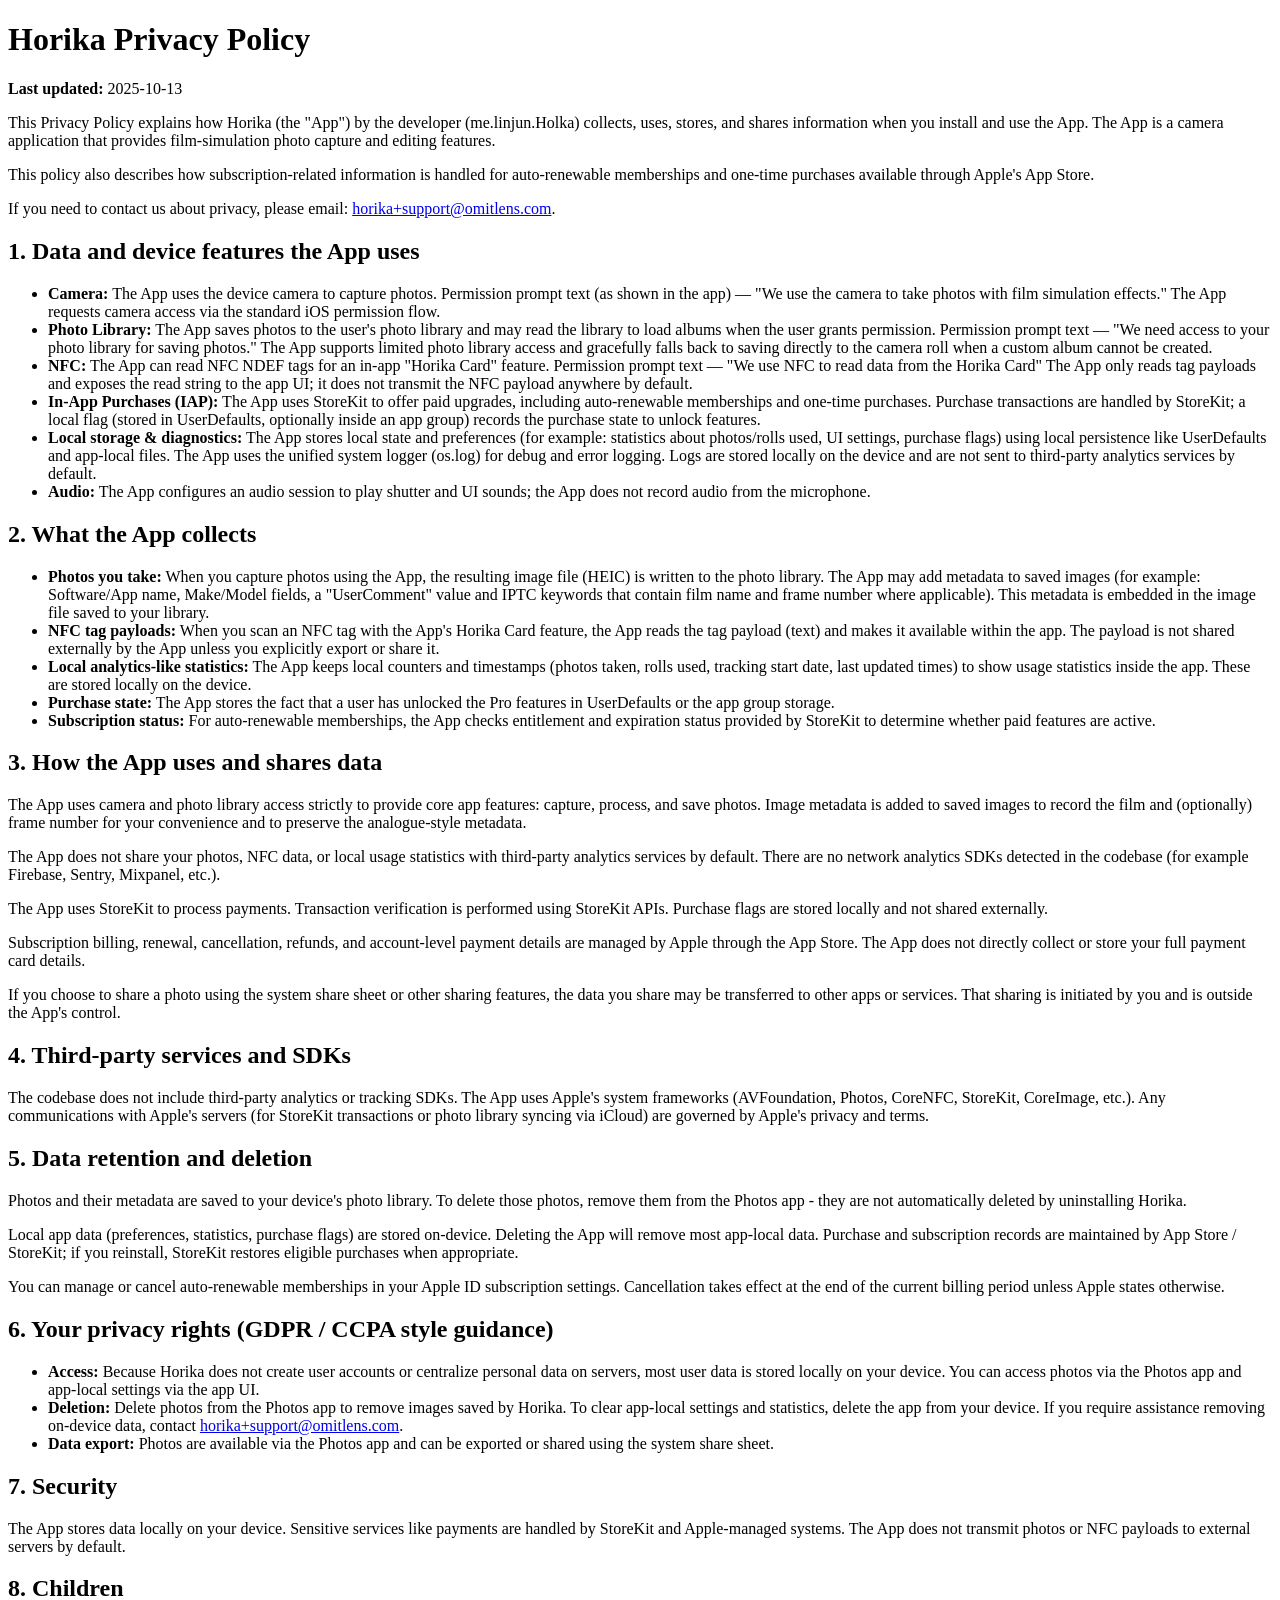
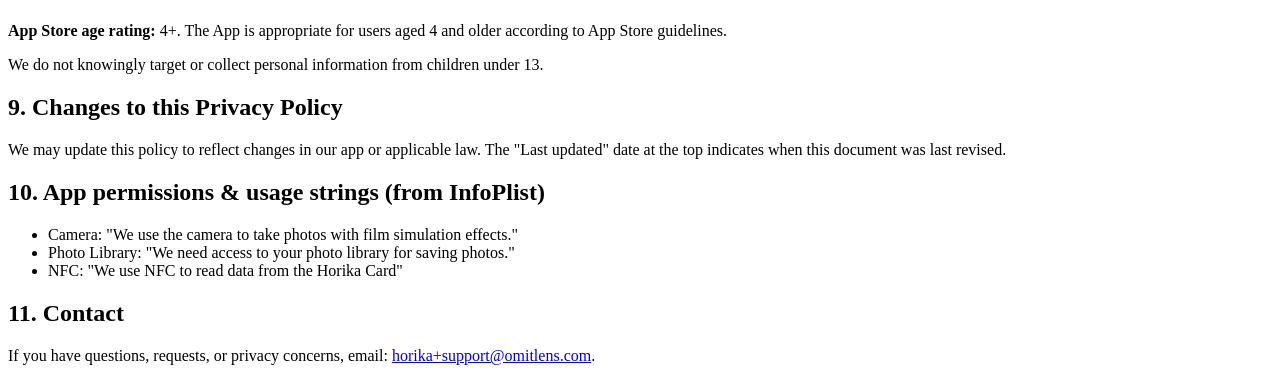
<file: website/privacy.html>
<!DOCTYPE html>
<html lang="en">

<head>
	<meta charset="UTF-8">
	<meta name="viewport" content="width=device-width, initial-scale=1.0">
	<title>Horika Privacy Policy</title>
	<meta name="description"
		content="Horika privacy policy. Learn how the app handles camera, photos, NFC cards, and purchases without third-party tracking.">
	<meta name="robots" content="index, follow">
	<link rel="canonical" href="https://horika.omitlens.com/privacy.html">

	<script type="application/ld+json">
	{
		"@context": "https://schema.org",
		"@type": "BreadcrumbList",
		"itemListElement": [
			{
				"@type": "ListItem",
				"position": 1,
				"name": "Horika",
				"item": "https://horika.omitlens.com/"
			},
			{
				"@type": "ListItem",
				"position": 2,
				"name": "Privacy Policy",
				"item": "https://horika.omitlens.com/privacy.html"
			}
		]
	}
	</script>
</head>

<body>
	<h1>Horika Privacy Policy</h1>

	<p><strong>Last updated:</strong> 2025-10-13</p>

	<p>This Privacy Policy explains how Horika (the "App") by the developer (me.linjun.Holka) collects, uses, stores,
		and shares information when you install and use the App. The App is a camera application that provides
		film-simulation photo capture and editing features.</p>

	<p>This policy also describes how subscription-related information is handled for auto-renewable memberships and
		one-time purchases available through Apple's App Store.</p>

	<p>If you need to contact us about privacy, please email: <a
			href="mailto:horika+support@omitlens.com">horika+support@omitlens.com</a>.</p>

	<h2>1. Data and device features the App uses</h2>

	<ul>
		<li><strong>Camera:</strong> The App uses the device camera to capture photos. Permission prompt text (as shown in
			the app) — "We use the camera to take photos with film simulation effects." The App requests camera access via the
			standard iOS permission flow.</li>
		<li><strong>Photo Library:</strong> The App saves photos to the user's photo library and may read the library to
			load albums when the user grants permission. Permission prompt text — "We need access to your photo library for
			saving photos." The App supports limited photo library access and gracefully falls back to saving directly to the
			camera roll when a custom album cannot be created.</li>
		<li><strong>NFC:</strong> The App can read NFC NDEF tags for an in-app "Horika Card" feature. Permission prompt text
			— "We use NFC to read data from the Horika Card" The App only reads tag payloads and exposes the read string to
			the app UI; it does not transmit the NFC payload anywhere by default.</li>
		<li><strong>In-App Purchases (IAP):</strong> The App uses StoreKit to offer paid upgrades, including
			auto-renewable memberships and one-time purchases. Purchase transactions are handled by StoreKit; a local flag
			(stored in UserDefaults, optionally inside an app group) records the purchase state to unlock features.</li>
		<li><strong>Local storage &amp; diagnostics:</strong> The App stores local state and preferences (for example:
			statistics about photos/rolls used, UI settings, purchase flags) using local persistence like UserDefaults and
			app-local files. The App uses the unified system logger (os.log) for debug and error logging. Logs are stored
			locally on the device and are not sent to third-party analytics services by default.</li>
		<li><strong>Audio:</strong> The App configures an audio session to play shutter and UI sounds; the App does not
			record audio from the microphone.</li>
	</ul>

	<h2>2. What the App collects</h2>

	<ul>
		<li><strong>Photos you take:</strong> When you capture photos using the App, the resulting image file (HEIC) is
			written to the photo library. The App may add metadata to saved images (for example: Software/App name, Make/Model
			fields, a "UserComment" value and IPTC keywords that contain film name and frame number where applicable). This
			metadata is embedded in the image file saved to your library.</li>
		<li><strong>NFC tag payloads:</strong> When you scan an NFC tag with the App's Horika Card feature, the App reads
			the tag payload (text) and makes it available within the app. The payload is not shared externally by the App
			unless you explicitly export or share it.</li>
		<li><strong>Local analytics-like statistics:</strong> The App keeps local counters and timestamps (photos taken,
			rolls used, tracking start date, last updated times) to show usage statistics inside the app. These are stored
			locally on the device.</li>
		<li><strong>Purchase state:</strong> The App stores the fact that a user has unlocked the Pro features in
			UserDefaults or the app group storage.</li>
		<li><strong>Subscription status:</strong> For auto-renewable memberships, the App checks entitlement and expiration
			status provided by StoreKit to determine whether paid features are active.</li>
	</ul>

	<h2>3. How the App uses and shares data</h2>

	<p>The App uses camera and photo library access strictly to provide core app features: capture, process, and save
		photos. Image metadata is added to saved images to record the film and (optionally) frame number for your
		convenience and to preserve the analogue-style metadata.</p>

	<p>The App does not share your photos, NFC data, or local usage statistics with third-party analytics services by
		default. There are no network analytics SDKs detected in the codebase (for example Firebase, Sentry, Mixpanel,
		etc.).</p>

	<p>The App uses StoreKit to process payments. Transaction verification is performed using StoreKit APIs. Purchase
		flags are stored locally and not shared externally.</p>

	<p>Subscription billing, renewal, cancellation, refunds, and account-level payment details are managed by Apple
		through the App Store. The App does not directly collect or store your full payment card details.</p>

	<p>If you choose to share a photo using the system share sheet or other sharing features, the data you share may be
		transferred to other apps or services. That sharing is initiated by you and is outside the App's control.</p>

	<h2>4. Third-party services and SDKs</h2>

	<p>The codebase does not include third-party analytics or tracking SDKs. The App uses Apple's system frameworks
		(AVFoundation, Photos, CoreNFC, StoreKit, CoreImage, etc.). Any communications with Apple's servers (for StoreKit
		transactions or photo library syncing via iCloud) are governed by Apple's privacy and terms.</p>

	<h2>5. Data retention and deletion</h2>

	<p>Photos and their metadata are saved to your device's photo library. To delete those photos, remove them from the
		Photos app - they are not automatically deleted by uninstalling Horika.</p>

	<p>Local app data (preferences, statistics, purchase flags) are stored on-device. Deleting the App will remove most
		app-local data. Purchase and subscription records are maintained by App Store / StoreKit; if you reinstall,
		StoreKit restores eligible purchases when appropriate.</p>

	<p>You can manage or cancel auto-renewable memberships in your Apple ID subscription settings. Cancellation takes
		effect at the end of the current billing period unless Apple states otherwise.</p>

	<h2>6. Your privacy rights (GDPR / CCPA style guidance)</h2>

	<ul>
		<li><strong>Access:</strong> Because Horika does not create user accounts or centralize personal data on servers,
			most user data is stored locally on your device. You can access photos via the Photos app and app-local settings
			via the app UI.</li>
		<li><strong>Deletion:</strong> Delete photos from the Photos app to remove images saved by Horika. To clear
			app-local settings and statistics, delete the app from your device. If you require assistance removing on-device
			data, contact <a href="mailto:horika+support@omitlens.com">horika+support@omitlens.com</a>.</li>
		<li><strong>Data export:</strong> Photos are available via the Photos app and can be exported or shared using the
			system share sheet.</li>
	</ul>

	<h2>7. Security</h2>

	<p>The App stores data locally on your device. Sensitive services like payments are handled by StoreKit and
		Apple-managed systems. The App does not transmit photos or NFC payloads to external servers by default.</p>

	<h2>8. Children</h2>

	<p><strong>App Store age rating:</strong> 4+. The App is appropriate for users aged 4 and older according to App Store
		guidelines.</p>
	<p>We do not knowingly target or collect personal information from children under 13.</p>

	<h2>9. Changes to this Privacy Policy</h2>

	<p>We may update this policy to reflect changes in our app or applicable law. The "Last updated" date at the top
		indicates when this document was last revised.</p>

	<h2>10. App permissions &amp; usage strings (from InfoPlist)</h2>

	<ul>
		<li>Camera: "We use the camera to take photos with film simulation effects."</li>
		<li>Photo Library: "We need access to your photo library for saving photos."</li>
		<li>NFC: "We use NFC to read data from the Horika Card"</li>
	</ul>

	<h2>11. Contact</h2>

	<p>If you have questions, requests, or privacy concerns, email: <a
			href="mailto:horika+support@omitlens.com">horika+support@omitlens.com</a>.
	</p>

</body>

</html>
</file>
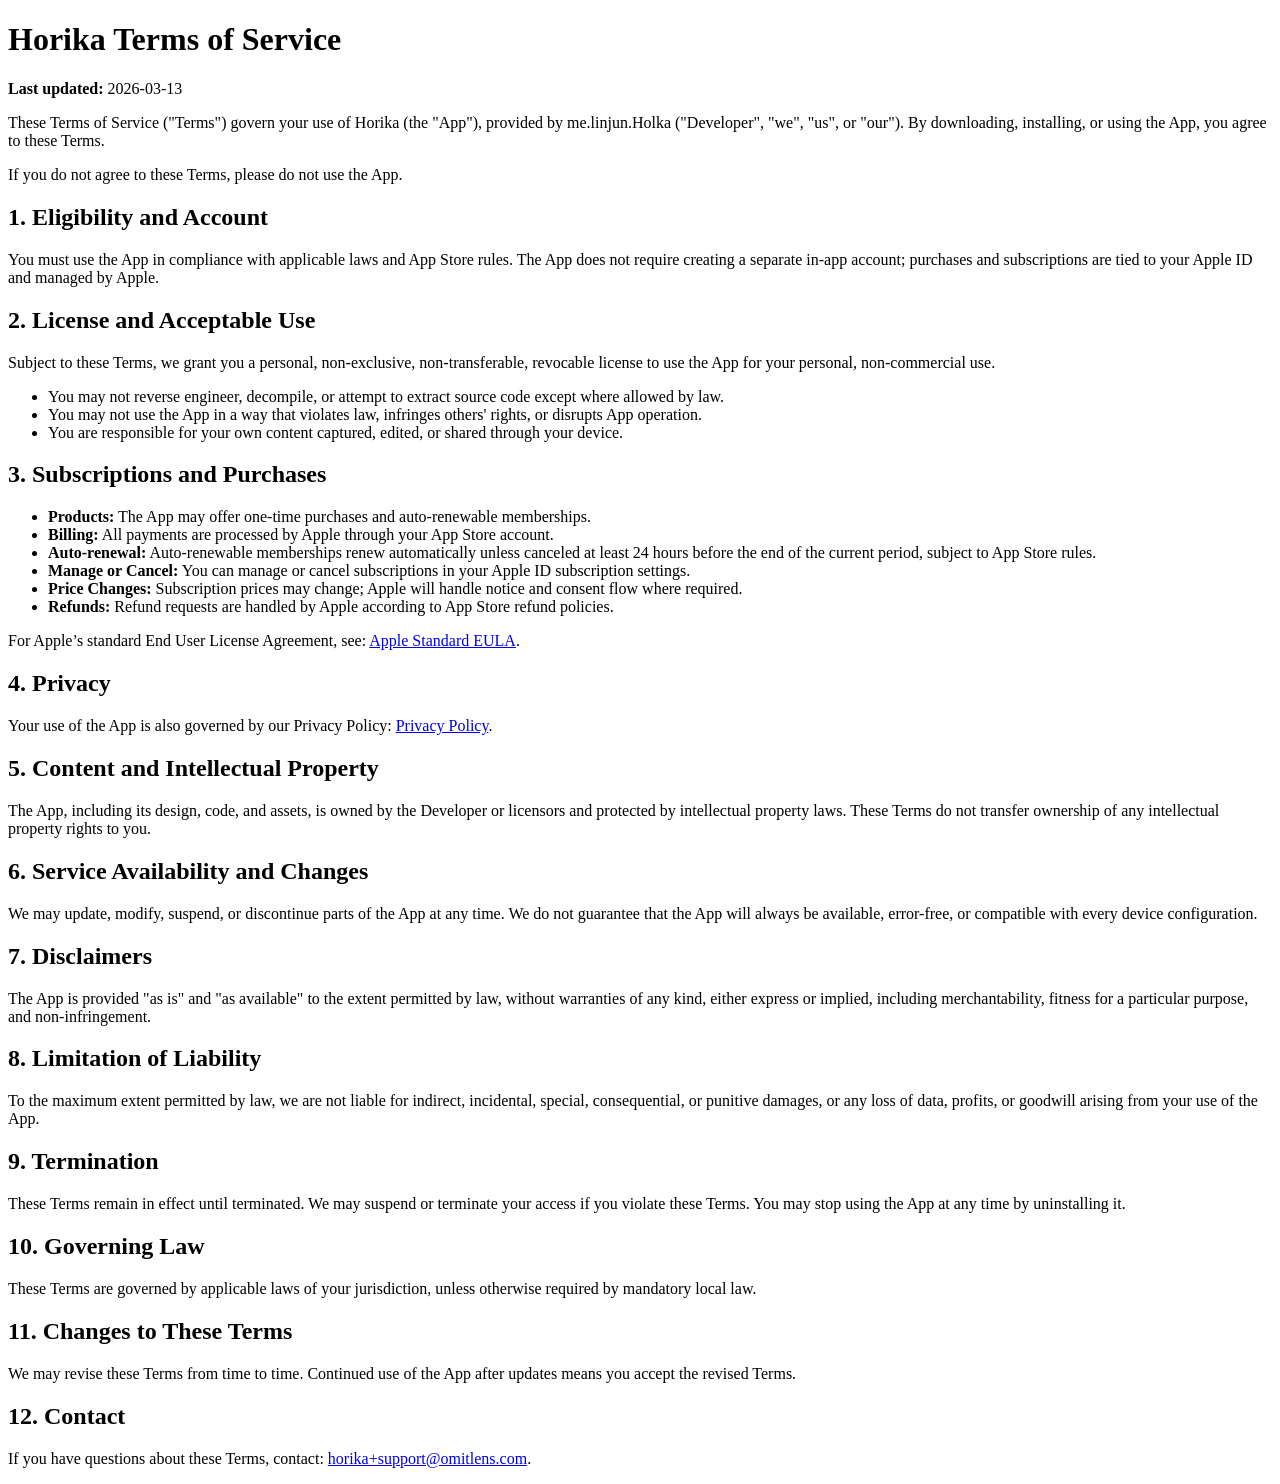
<file: website/tos.html>
<!DOCTYPE html>
<html lang="en">

<head>
	<meta charset="UTF-8">
	<meta name="viewport" content="width=device-width, initial-scale=1.0">
	<title>Horika Terms of Service</title>
	<meta name="description"
		content="Horika terms of service. Review eligibility, licensing, subscriptions, in-app purchases, and liability terms.">
	<meta name="robots" content="index, follow">
	<link rel="canonical" href="https://horika.omitlens.com/tos.html">

	<script type="application/ld+json">
	{
		"@context": "https://schema.org",
		"@type": "BreadcrumbList",
		"itemListElement": [
			{
				"@type": "ListItem",
				"position": 1,
				"name": "Horika",
				"item": "https://horika.omitlens.com/"
			},
			{
				"@type": "ListItem",
				"position": 2,
				"name": "Terms of Service",
				"item": "https://horika.omitlens.com/tos.html"
			}
		]
	}
	</script>
</head>

<body>
	<h1>Horika Terms of Service</h1>

	<p><strong>Last updated:</strong> 2026-03-13</p>

	<p>These Terms of Service ("Terms") govern your use of Horika (the "App"), provided by me.linjun.Holka
		("Developer", "we", "us", or "our"). By downloading, installing, or using the App, you agree to these Terms.</p>

	<p>If you do not agree to these Terms, please do not use the App.</p>

	<h2>1. Eligibility and Account</h2>

	<p>You must use the App in compliance with applicable laws and App Store rules. The App does not require creating a
		separate in-app account; purchases and subscriptions are tied to your Apple ID and managed by Apple.</p>

	<h2>2. License and Acceptable Use</h2>

	<p>Subject to these Terms, we grant you a personal, non-exclusive, non-transferable, revocable license to use the App
		for your personal, non-commercial use.</p>

	<ul>
		<li>You may not reverse engineer, decompile, or attempt to extract source code except where allowed by law.</li>
		<li>You may not use the App in a way that violates law, infringes others' rights, or disrupts App operation.</li>
		<li>You are responsible for your own content captured, edited, or shared through your device.</li>
	</ul>

	<h2>3. Subscriptions and Purchases</h2>

	<ul>
		<li><strong>Products:</strong> The App may offer one-time purchases and auto-renewable memberships.</li>
		<li><strong>Billing:</strong> All payments are processed by Apple through your App Store account.</li>
		<li><strong>Auto-renewal:</strong> Auto-renewable memberships renew automatically unless canceled at least 24 hours
			before the end of the current period, subject to App Store rules.</li>
		<li><strong>Manage or Cancel:</strong> You can manage or cancel subscriptions in your Apple ID subscription
			settings.</li>
		<li><strong>Price Changes:</strong> Subscription prices may change; Apple will handle notice and consent flow where
			required.</li>
		<li><strong>Refunds:</strong> Refund requests are handled by Apple according to App Store refund policies.</li>
	</ul>

	<p>For Apple’s standard End User License Agreement, see:
		<a href="https://www.apple.com/legal/internet-services/itunes/dev/stdeula/">Apple Standard EULA</a>.
	</p>

	<h2>4. Privacy</h2>

	<p>Your use of the App is also governed by our Privacy Policy:
		<a href="https://horika.omitlens.com/privacy.html">Privacy Policy</a>.
	</p>

	<h2>5. Content and Intellectual Property</h2>

	<p>The App, including its design, code, and assets, is owned by the Developer or licensors and protected by
		intellectual property laws. These Terms do not transfer ownership of any intellectual property rights to you.</p>

	<h2>6. Service Availability and Changes</h2>

	<p>We may update, modify, suspend, or discontinue parts of the App at any time. We do not guarantee that the App will
		always be available, error-free, or compatible with every device configuration.</p>

	<h2>7. Disclaimers</h2>

	<p>The App is provided "as is" and "as available" to the extent permitted by law, without warranties of any kind,
		either express or implied, including merchantability, fitness for a particular purpose, and non-infringement.</p>

	<h2>8. Limitation of Liability</h2>

	<p>To the maximum extent permitted by law, we are not liable for indirect, incidental, special, consequential, or
		punitive damages, or any loss of data, profits, or goodwill arising from your use of the App.</p>

	<h2>9. Termination</h2>

	<p>These Terms remain in effect until terminated. We may suspend or terminate your access if you violate these Terms.
		You may stop using the App at any time by uninstalling it.</p>

	<h2>10. Governing Law</h2>

	<p>These Terms are governed by applicable laws of your jurisdiction, unless otherwise required by mandatory local law.
	</p>

	<h2>11. Changes to These Terms</h2>

	<p>We may revise these Terms from time to time. Continued use of the App after updates means you accept the revised
		Terms.</p>

	<h2>12. Contact</h2>

	<p>If you have questions about these Terms, contact: <a
			href="mailto:horika+support@omitlens.com">horika+support@omitlens.com</a>.</p>

</body>

</html>
</file>
